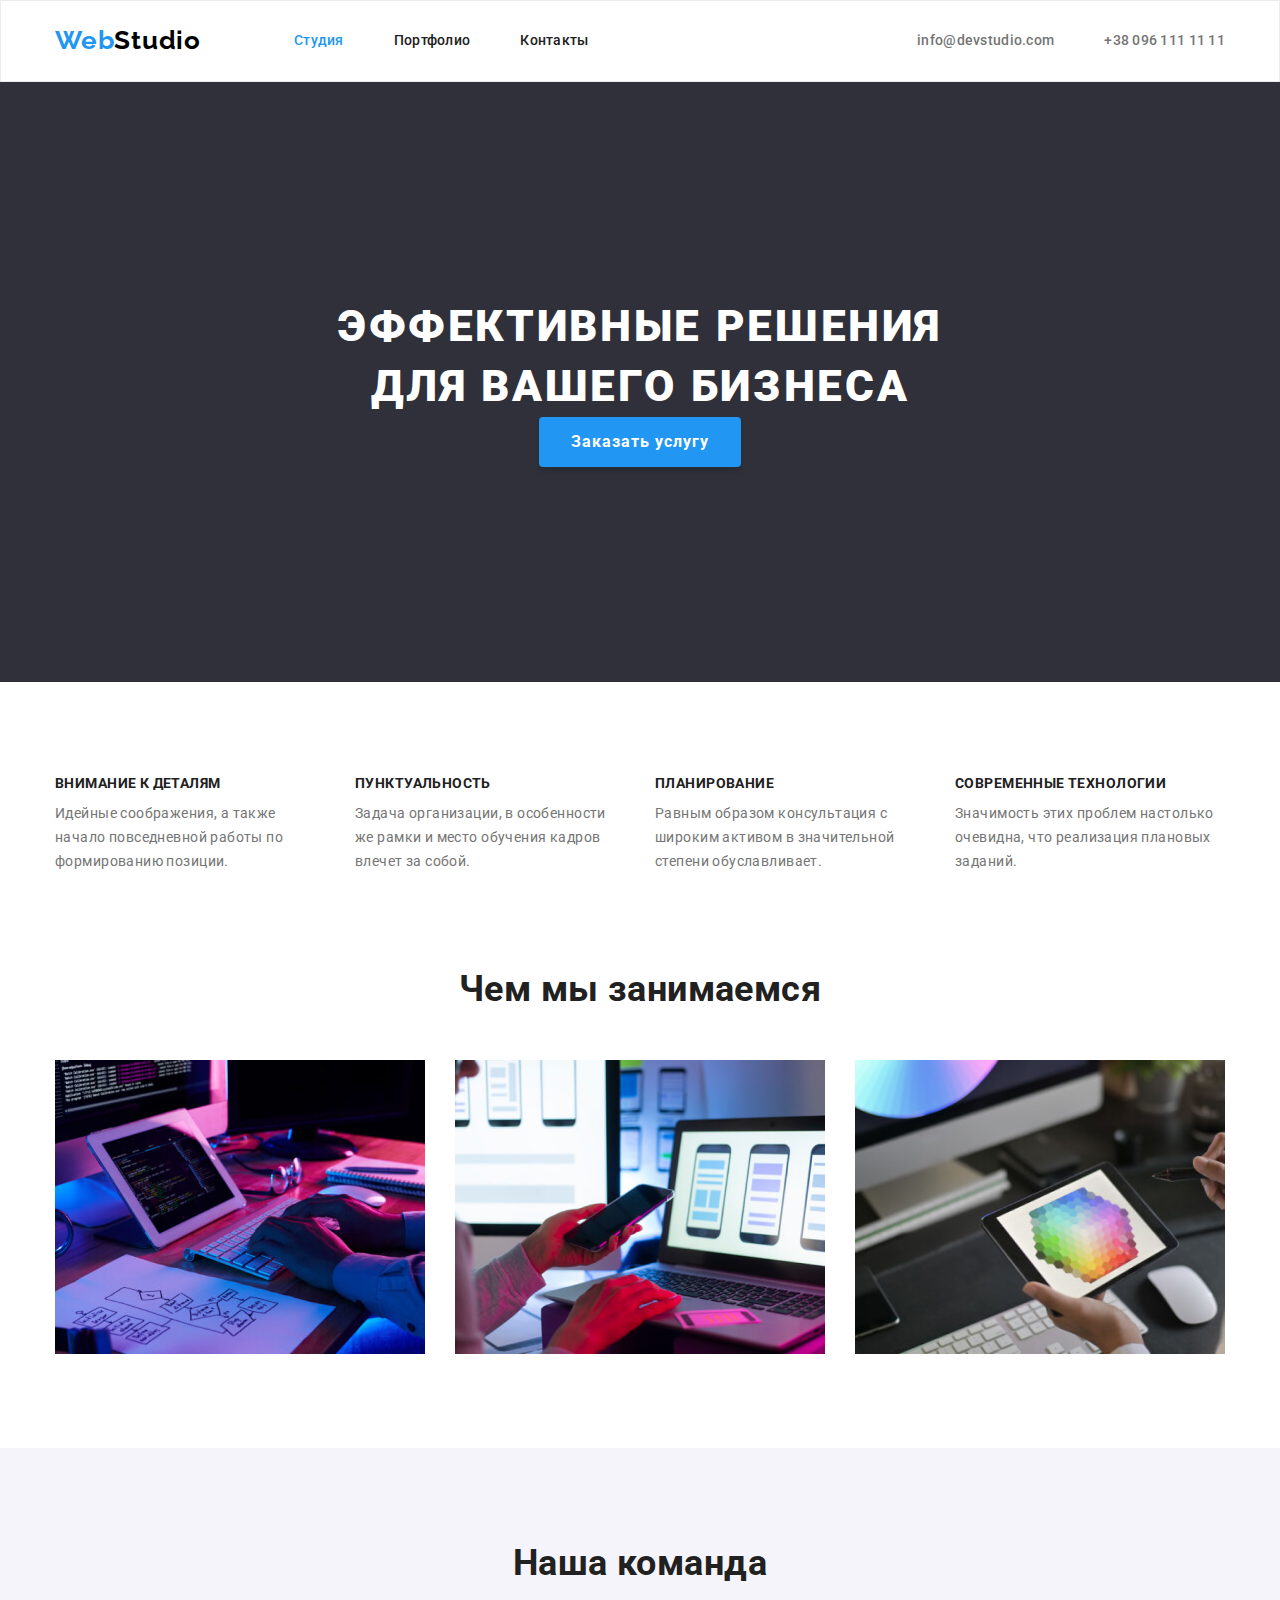
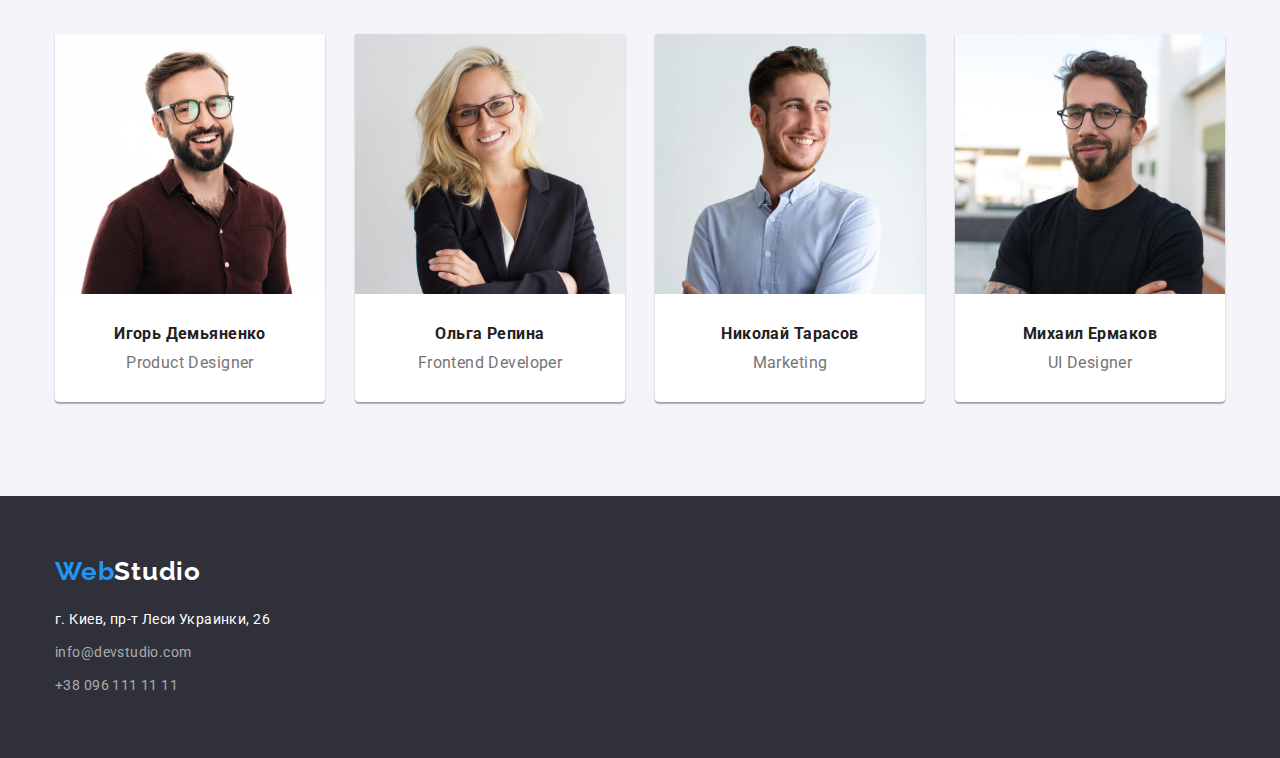
<file: index.html>
<!DOCTYPE html>
<html lang="ru">
  <head>
    <meta charset="UTF-8" />
    <meta http-equiv="X-UA-Compatible" content="IE=edge" />
    <meta name="viewport" content="width=device-width, initial-scale=1.0" />
    <title>WebStudio</title>
    <link rel="preconnect" href="https://fonts.gstatic.com" />
    <link
      href="https://fonts.googleapis.com/css2?family=Raleway:wght@700&family=Roboto:wght@400;500;700;900&display=swap"
      rel="stylesheet"
    />
    <link
      rel="stylesheet"
      href="https://cdnjs.cloudflare.com/ajax/libs/modern-normalize/1.0.0/modern-normalize.min.css"
    />
    <link rel="stylesheet" href="./css/styles.css" />
  </head>
  <body>
    <!-- Шапка сайта -->
    <header class="page-header">
      <div class="container">
        <nav class="nav">
          <a href="./" class="logo link"
            >Web<span class="logo-header-word">Studio</span></a
          >
          <ul class="site-nav list">
            <li class="site-nav-item">
              <a href="" class="link current">Студия</a>
            </li>
            <li class="site-nav-item">
              <a href="./portfolio.html" class="link">Портфолио</a>
            </li>
            <li class="site-nav-item"><a href="" class="link">Контакты</a></li>
          </ul>
        </nav>
        <ul class="contact list">
          <li class="contact-item">
            <a href="mailto:info@devstudio.com" class="contact-link link"
              >info@devstudio.com</a
            >
          </li>
          <li class="contact-item">
            <a href="tel:+380961111111" class="contact-link link"
              >+38 096 111 11 11</a
            >
          </li>
        </ul>
      </div>
    </header>
    <main>
      <!-- Герой -->
      <section class="hero">
        <div class="container">
          <h1 class="hero-title hero-text">
            Эффективные решения <br />
            для вашего бизнеса
          </h1>
          <button type="button" class="hero-button button-text">
            Заказать услугу
          </button>
        </div>
      </section>
      <!-- Преимущества -->
      <section class="section section-advantage">
        <div class="container">
          <h2 class="visually-hidden">Преимущества</h2>
          <ul class="advantage list card-set">
            <li class="advantage-item">
              <h3 class="advantage-title">Внимание к деталям</h3>
              <p class="advantage-text">
                Идейные соображения, а также начало повседневной работы по
                формированию позиции.
              </p>
            </li>
            <li class="advantage-item">
              <h3 class="advantage-title">Пунктуальность</h3>
              <p class="advantage-text">
                Задача организации, в особенности же рамки и место обучения
                кадров влечет за собой.
              </p>
            </li>
            <li class="advantage-item">
              <h3 class="advantage-title">Планирование</h3>
              <p class="advantage-text">
                Равным образом консультация с широким активом в значительной
                степени обуславливает.
              </p>
            </li>
            <li class="advantage-item">
              <h3 class="advantage-title">Современные технологии</h3>
              <p class="advantage-text">
                Значимость этих проблем настолько очевидна, что реализация
                плановых заданий.
              </p>
            </li>
          </ul>
        </div>
      </section>
      <!-- Примеры работ -->
      <section class="section">
        <div class="container">
          <h2 class="section-title">Чем мы занимаемся</h2>
          <ul class="list card-set">
            <li class="list-examples">
              <img
                src="./images/box-1.jpg"
                alt="Десктопные приложения"
                width="370"
                height="294"
              />
            </li>
            <li class="list-examples">
              <img
                src="./images/box-2.jpg"
                alt="Мобильные приложения"
                width="370"
                height="294"
              />
            </li>
            <li class="list-examples">
              <img
                src="./images/box-3.jpg"
                alt="Дизайнерские решения"
                width="370"
                height="294"
              />
            </li>
          </ul>
        </div>
      </section>
      <!-- Команда -->
      <section class="section command">
        <div class="container">
          <h2 class="section-title">Наша команда</h2>
          <ul class="list card-set">
            <li class="list-card">
              <img
                src="./images/igor-demyanenko.jpg"
                alt="Игорь Демьяненко"
                width="270"
                height="260"
              />
              <div class="text-card">
                <h3 class="list-caption card-info">Игорь Демьяненко</h3>
                <p class="list-text card-info">Product Designer</p>
              </div>
            </li>
            <li class="list-card">
              <img
                src="./images/olga-repyna.jpg"
                alt="Ольга Репина"
                width="270"
                height="260"
              />
              <div class="text-card">
                <h3 class="list-caption card-info">Ольга Репина</h3>
                <p class="list-text card-info">Frontend Developer</p>
              </div>
            </li>
            <li class="list-card">
              <img
                src="./images/nikolay-tarasov.jpg"
                alt="Николай Тарасов"
                width="270"
                height="260"
              />
              <div class="text-card">
                <h3 class="list-caption card-info">Николай Тарасов</h3>
                <p class="list-text card-info">Marketing</p>
              </div>
            </li>
            <li class="list-card">
              <img
                src="./images/michail-ermakov.jpg"
                alt="Михаил Ермаков"
                width="270"
                height="260"
              />
              <div class="text-card">
                <h3 class="list-caption card-info">Михаил Ермаков</h3>
                <p class="list-text card-info">UI Designer</p>
              </div>
            </li>
          </ul>
        </div>
      </section>
    </main>
    <!-- Подвал страницы -->
    <footer class="footer">
      <div class="container">
        <a href="./" class="logo link"
          >Web<span class="logo-footer-word">Studio</span></a
        >
        <address class="address">
          <ul class="list">
            <li class="list-address">
              <a href="" class="list-not-link link"
                >г. Киев, пр-т Леси Украинки, 26</a
              >
            </li>
            <li class="list-address">
              <a href="mailto:info@devstudio.com" class="list-link link"
                >info@devstudio.com
              </a>
            </li>
            <li class="list-address">
              <a href="tel:+380961111111" class="list-link link"
                >+38 096 111 11 11</a
              >
            </li>
          </ul>
        </address>
      </div>
    </footer>
  </body>
</html>
</file>
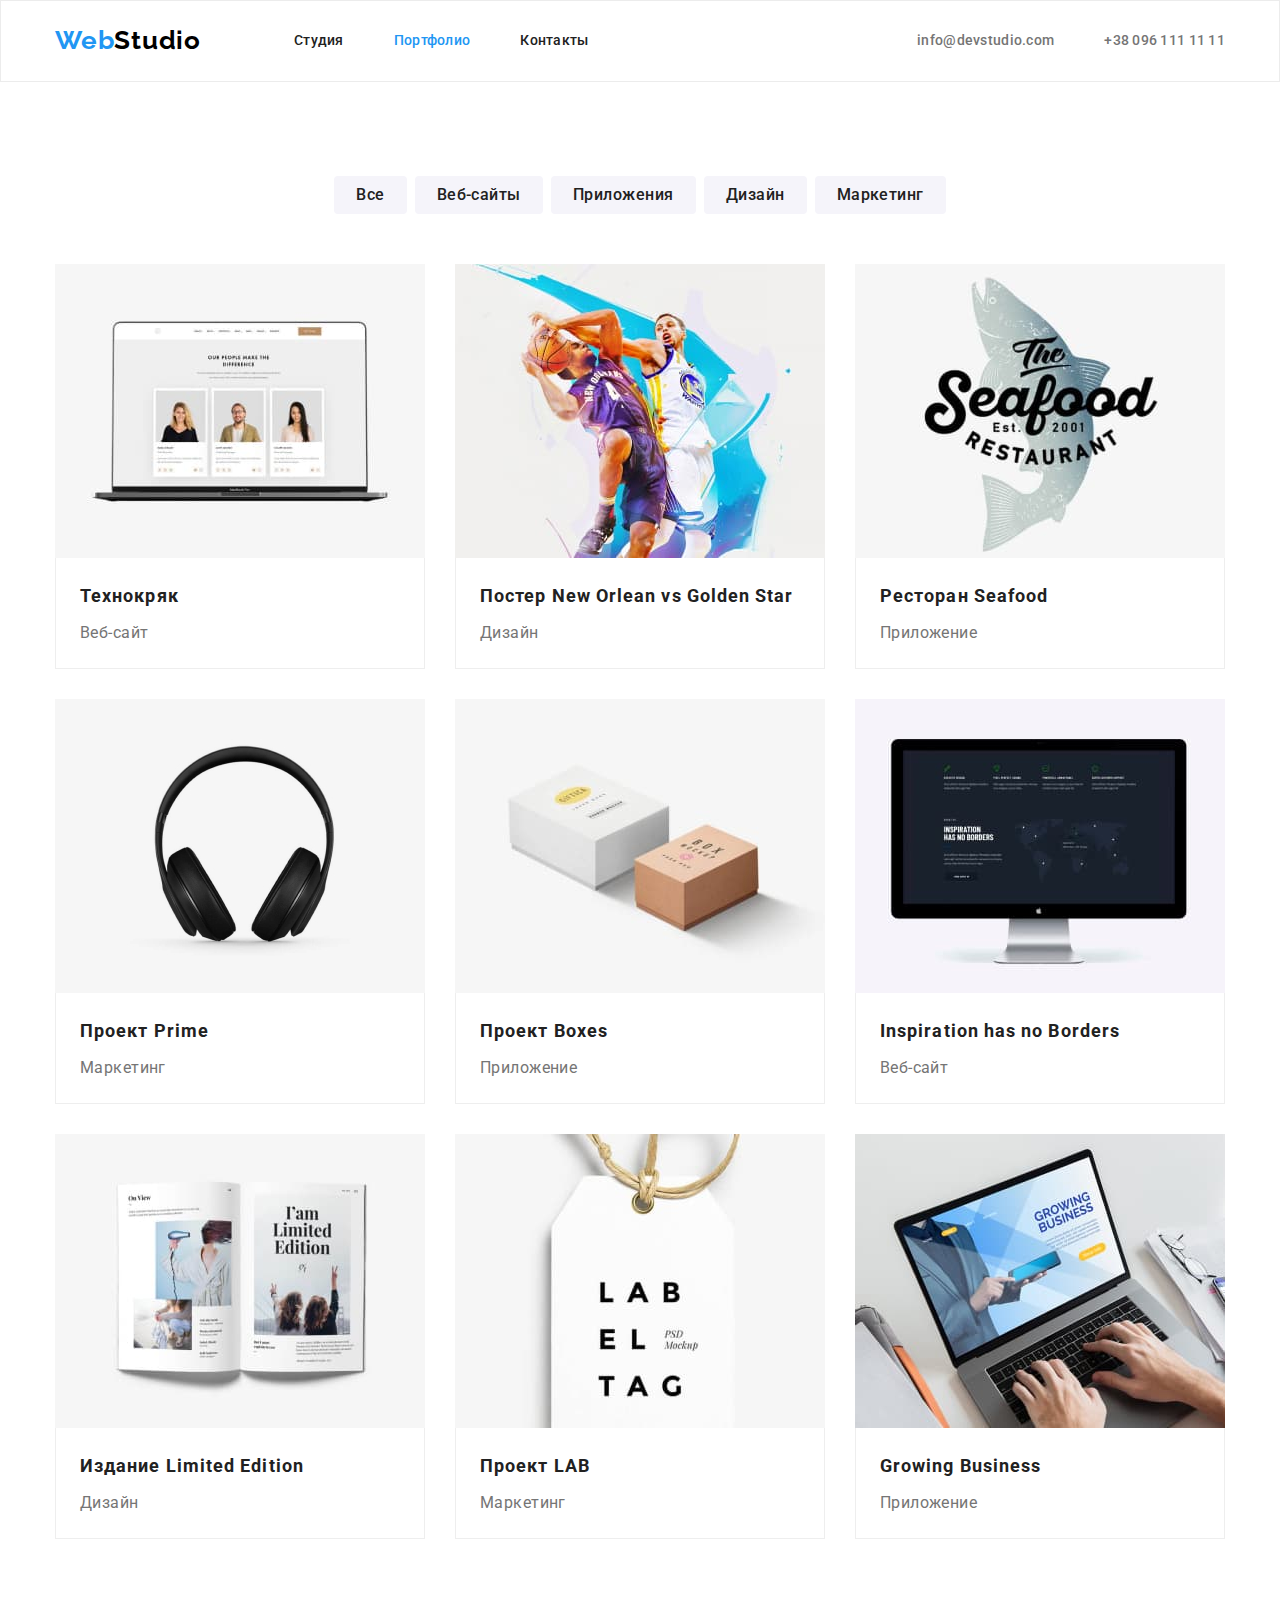
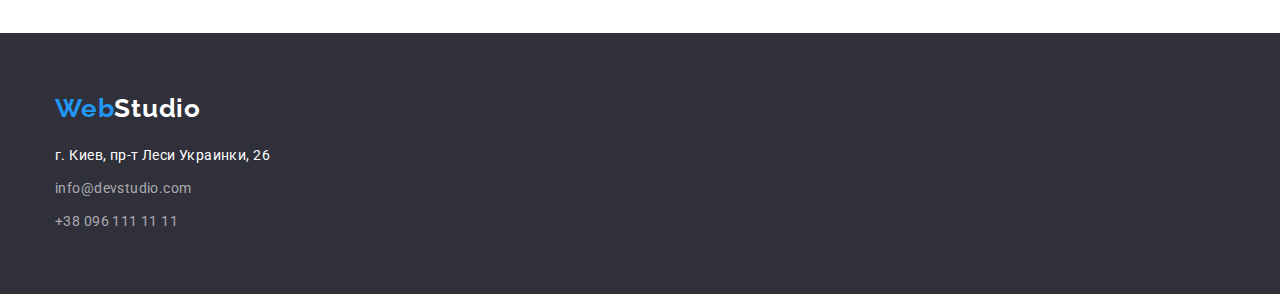
<file: portfolio.html>
<!DOCTYPE html>
<html lang="ru">
  <head>
    <meta charset="UTF-8" />
    <meta http-equiv="X-UA-Compatible" content="IE=edge" />
    <meta name="viewport" content="width=device-width, initial-scale=1.0" />
    <title>WebStudio</title>
    <link rel="preconnect" href="https://fonts.gstatic.com" />
    <link
      href="https://fonts.googleapis.com/css2?family=Raleway:wght@700&family=Roboto:wght@400;500;700;900&display=swap"
      rel="stylesheet"
    />
    <link
      rel="stylesheet"
      href="https://cdnjs.cloudflare.com/ajax/libs/modern-normalize/1.0.0/modern-normalize.min.css"
    />
    <link rel="stylesheet" href="./css/styles.css" />
  </head>
  <body>
    <!-- Шапка сайта -->
    <header class="page-header">
      <div class="container">
        <nav class="nav">
          <a href="index.html" class="logo link"
            >Web<span class="logo-header-word">Studio</span></a
          >
          <ul class="site-nav list">
            <li class="site-nav-item">
              <a href="index.html" class="link">Студия</a>
            </li>
            <li class="site-nav-item">
              <a href="./portfolio.html" class="link current">Портфолио</a>
            </li>
            <li class="site-nav-item"><a href="" class="link">Контакты</a></li>
          </ul>
        </nav>
        <ul class="contact list">
          <li class="contact-item">
            <a href="mailto:info@devstudio.com" class="contact-link link"
              >info@devstudio.com</a
            >
          </li>
          <li class="contact-item">
            <a href="tel:+380961111111" class="contact-link link"
              >+38 096 111 11 11</a
            >
          </li>
        </ul>
      </div>
    </header>
    <main>
      <!-- Портфолио -->
      <section class="section">
        <div class="container">
          <h1 class="visually-hidden">Портфолио</h1>
          <ul class="list btn-set">
            <li class="list-filter">
              <button type="button" class="btn">Все</button>
            </li>
            <li class="list-filter">
              <button type="button" class="btn">Веб-сайты</button>
            </li>
            <li class="list-filter">
              <button type="button" class="btn">Приложения</button>
            </li>
            <li class="list-filter">
              <button type="button" class="btn">Дизайн</button>
            </li>
            <li class="list-filter">
              <button type="button" class="btn">Маркетинг</button>
            </li>
          </ul>
          <ul class="list card-set">
            <li class="portfolio-item">
              <a href="" class="link"
                ><img
                  class="portfolio-image"
                  src="./images/technocryak.jpg"
                  alt="Технокряк"
                  width="370"
                  height="294"
                />
                <div class="list-portfolio">
                  <h2 class="porfolio-title">Технокряк</h2>
                  <p class="portfolio-text">Веб-сайт</p>
                </div>
              </a>
            </li>
            <li class="portfolio-item">
              <a href="" class="link"
                ><img
                  class="portfolio-image"
                  src="./images/poster.jpg"
                  alt="Постер два баскетболиста"
                  width="370"
                  height="294"
                />
                <div class="list-portfolio">
                  <h2 class="porfolio-title">
                    Постер New Orlean vs Golden Star
                  </h2>
                  <p class="portfolio-text">Дизайн</p>
                </div></a
              >
            </li>
            <li class="portfolio-item">
              <a href="" class="link"
                ><img
                  class="portfolio-image"
                  src="./images/seafud.jpg"
                  alt=""
                  width="370"
                  height="294"
                />
                <div class="list-portfolio">
                  <h2 class="porfolio-title">Ресторан Seafood</h2>
                  <p class="portfolio-text">Приложение</p>
                </div></a
              >
            </li>
            <li class="portfolio-item">
              <a href="" class="link"
                ><img
                  class="portfolio-image"
                  src="./images/prime.jpg"
                  alt=""
                  width="370"
                  height="294"
                />
                <div class="list-portfolio">
                  <h2 class="porfolio-title">Проект Prime</h2>
                  <p class="portfolio-text">Маркетинг</p>
                </div></a
              >
            </li>
            <li class="portfolio-item">
              <a href="" class="link"
                ><img
                  class="portfolio-image"
                  src="./images/boxes.jpg"
                  alt="две коробки"
                  width="370"
                  height="294"
                />
                <div class="list-portfolio">
                  <h2 class="porfolio-title">Проект Boxes</h2>
                  <p class="portfolio-text">Приложение</p>
                </div></a
              >
            </li>
            <li class="portfolio-item">
              <a href="" class="link">
                <img
                  class="portfolio-image"
                  src="./images/inspiration.jpg"
                  alt=""
                  width="370"
                  height="294"
                />
                <div class="list-portfolio">
                  <h2 class="porfolio-title">Inspiration has no Borders</h2>
                  <p class="portfolio-text">Веб-сайт</p>
                </div>
              </a>
            </li>
            <li class="portfolio-item">
              <a href="" class="link"
                ><img
                  class="portfolio-image"
                  src="./images/limited-edition.jpg"
                  alt=""
                  width="370"
                  height="294"
                />
                <div class="list-portfolio">
                  <h2 class="porfolio-title">Издание Limited Edition</h2>
                  <p class="portfolio-text">Дизайн</p>
                </div></a
              >
            </li>
            <li class="portfolio-item">
              <a href="" class="link"
                ><img
                  class="portfolio-image"
                  src="./images/LAB.jpg"
                  alt=""
                  width="370"
                  height="294"
                />
                <div class="list-portfolio">
                  <h2 class="porfolio-title">Проект LAB</h2>
                  <p class="portfolio-text">Маркетинг</p>
                </div>
              </a>
            </li>
            <li class="portfolio-item">
              <a href="" class="link"
                ><img
                  class="portfolio-image"
                  src="./images/business.jpg"
                  alt=""
                  width="370"
                  height="294"
                />
                <div class="list-portfolio">
                  <h2 class="porfolio-title">Growing Business</h2>
                  <p class="portfolio-text">Приложение</p>
                </div></a
              >
            </li>
          </ul>
        </div>
      </section>
    </main>

    <!-- Подвал страницы -->
    <footer class="footer">
      <div class="container">
        <a href="index.html" class="logo link"
          >Web<span class="logo-footer-word">Studio</span></a
        >
        <address class="address">
          <ul class="list">
            <li class="list-address">
              <a href="" class="list-not-link link"
                >г. Киев, пр-т Леси Украинки, 26</a
              >
            </li>
            <li class="list-address">
              <a href="mailto:info@devstudio.com" class="list-link link"
                >info@devstudio.com
              </a>
            </li>
            <li class="list-address">
              <a href="tel:+380961111111" class="list-link link"
                >+38 096 111 11 11</a
              >
            </li>
          </ul>
        </address>
      </div>
    </footer>
  </body>
</html>
</file>
<file: css/styles.css>
/* основной текст страницы #757575 */
/* цвет заголовков #212121 */
/* цвет лого 1 - #2196F3
               2 - #000000 */
/* цвет нав #212121 */
/* акцент #2196F3
белый #FFFFFF */
/* фон шапки #FFFFFF */
/* фон футтера и сеции герой #2F303A */
/* фон команда #F5F4FA */
/* основной фон #FFFFFF */
/* контакты color: rgba(255, 255, 255, 0.6); */
/* cсылки в футере #FFFFFF
адрес FFFFFF 60%  */
:root {
  --primary-text-color: #757575;
  --accent-color: #2196f3;
  --title-text-color: #212121;
  --primary-white-color: #ffffff;
  --secondary-bg-color: #2f303a;
  --grey-bg-color: #f5f4fa;
  --main-font-family: 'Roboto', sans-serif;
}
html {
  box-sizing: border-box;
}
*,
*::before,
*::after {
  box-sizing: inherit;
}
body {
  background-color: var(--primary-white-color);
  color: var(--primary-text-color);
  font-family: var(--main-font-family);
  font-size: 14px;
  line-height: 1.71;
  letter-spacing: 0.03em;
}
h1,
h2,
h3,
p {
  margin-top: 0;
  margin-bottom: 0;
}

img {
  display: block;
  max-width: 100%;
  height: auto;
}

.container {
  width: 1200px;
  padding-left: 15px;
  padding-right: 15px;
  margin-left: auto;
  margin-right: auto;
}
.visually-hidden {
  position: absolute !important;
  clip: rect(1px 1px 1px 1px);
  clip: rect(1px, 1px, 1px, 1px);
  padding: 0 !important;
  border: 0 !important;
  height: 1px !important;
  width: 1px !important;
  overflow: hidden;
}
.list {
  list-style: none;
  margin: 0;
  padding-left: 0;
}
.link {
  text-decoration: none;
}
.section {
  padding-top: 94px;
  padding-bottom: 94px;
}
.card-set {
  display: flex;
  flex-wrap: wrap;
  margin-left: -30px;
  margin-top: -30px;
}
/* навигация сайта */
.page-header {
  border: 1px solid #ececec;
}

.page-header .container {
  display: flex;
  align-items: center;
  justify-content: space-between;
  height: 100%;
}

.page-header .link {
  padding-top: 24px;
  padding-bottom: 25px;
}

.logo {
  color: var(--accent-color);
  font-family: 'Raleway', sans-serif;
  font-weight: 700;
  font-size: 26px;
  line-height: 1.19;
  letter-spacing: 0.03em;

  margin-right: 93px;
}
.nav {
  display: flex;
  align-items: center;
}
.logo-header-word {
  color: #000000;
}
.site-nav {
  display: flex;
}
.site-nav-item:not(:last-child) {
  margin-right: 50px;
}
.site-nav .link {
  color: var(--title-text-color);
  font-weight: 500;
  line-height: 1.14;
  letter-spacing: 0.02em;
}
.site-nav .link:hover,
.site-nav .link:focus {
  color: var(--accent-color);
}
.site-nav .link.current {
  color: var(--accent-color);
}
.contact {
  display: flex;
}
.contact-item:not(:last-child) {
  margin-right: 50px;
}
.contact .contact-link {
  color: var(--primary-text-color);
  font-weight: 500;
  line-height: 1.14;
  letter-spacing: 0.02em;
}
.contact .contact-link:hover,
.contact .contat-link:focus {
  color: var(--accent-color);
}
/* Герой */
.hero {
  background-color: var(--secondary-bg-color);
  margin-right: auto;
  margin-left: auto;

  height: 600px;
}

.hero .container {
  display: flex;
  flex-direction: column;
  justify-content: center;
  height: 100%;
}
.hero-button {
  letter-spacing: 0.06em;
  color: var(--primary-white-color);
}
.hero .hero-title {
  font-family: var(--main-font-family);
  font-weight: 900;
  font-size: 44px;
  line-height: 1.36;
  text-transform: uppercase;
  text-align: center;
  letter-spacing: 0.06em;
  color: var(--primary-white-color);
}
.hero .hero-button {
  font-weight: 700;
  font-size: 16px;
  line-height: 1.87;
  display: flex;
  border: 0;
  align-items: center;
  background-color: var(--accent-color);
  box-shadow: 0px 4px 4px rgba(0, 0, 0, 0.15);
  border-radius: 4px;

  padding: 10px 32px;
  margin-right: auto;
  margin-left: auto;
}
/* Преимущества */
.section-advantage {
  padding-bottom: 0;
}
.advantage-item {
  margin-left: 30px;
  margin-top: 30px;
  flex-basis: calc((100% - 4 * 30px) / 4);
}
.advantage .advantage-title {
  font-size: 14px;
  line-height: 1.14;
  text-transform: uppercase;
  color: var(--title-text-color);
  font-family: var(--main-font-family);
  font-weight: 700;

  margin-bottom: 10px;
}
/* Примеры работ и команда h2 */
.section .section-title {
  font-size: 36px;
  line-height: 1.17;
  text-align: center;
  color: var(--title-text-color);

  margin-bottom: 50px;
}

.list-examples {
  margin-left: 30px;
  margin-top: 30px;
  flex-basis: calc((100% - 3 * 30px) / 3);
}
/* Команда */
.command {
  background-color: var(--grey-bg-color);
}
.list .list-card {
  background-color: var(--primary-white-color);
  margin-left: 30px;
  margin-top: 30px;
  flex-basis: calc((100% - 4 * 30px) / 4);
  box-shadow: 0px 1px 3px rgba(0, 0, 0, 0.12), 0px 1px 1px rgba(0, 0, 0, 0.14),
    0px 2px 1px rgba(0, 0, 0, 0.2);
  border-radius: 0px 0px 4px 4px;
}
.list .list-caption {
  color: var(--title-text-color);
  margin-bottom: 10px;
  text-align: center;
}
.list-card .card-info {
  font-size: 16px;
  line-height: 1.19;
}
.text-card {
  padding-top: 30px;
  padding-bottom: 30px;
}
.list-text {
  text-align: center;
}

/* Подвал */
.footer {
  background-color: var(--secondary-bg-color);
  padding-top: 60px;
  padding-bottom: 60px;
}
.logo-footer-word {
  color: var(--primary-white-color);
}
.address {
  font-style: inherit;
}
.address .list {
  margin-top: 20px;
}
.list-address:not(:last-child) {
  margin-bottom: 9px;
}
.list .list-link {
  color: rgba(100%, 100%, 100%, 60%);
}
.list .list-link:hover,
.list-link:hover {
  color: var(--primary-white-color);
}
.list .list-not-link {
  color: var(--primary-white-color);
}
/* Портфолио */
.btn-set {
  display: flex;
  justify-content: center;
  margin-bottom: 50px;
}
.list-filter:not(:last-child) {
  margin-right: 8px;
}
.btn {
  background-color: var(--grey-bg-color);
  color: var(--title-text-color);
  font-weight: 500;
  font-size: 16px;
  line-height: 1.62;
  text-align: center;
  letter-spacing: 0.03em;
  border: 0;
  border-radius: 4px;

  padding: 6px 22px;
}

.btn:hover,
.btn:focus {
  background-color: var(--accent-color);
  color: var(--primary-white-color);
}
.list-portfolio {
  padding: 20px 0 20px 24px;
  border-right: 1px solid #eeeeee;
  border-bottom: 1px solid #eeeeee;
  border-left: 1px solid #eeeeee;
}
.porfolio-title {
  font-weight: 700;
  font-size: 18px;
  line-height: 2;
  letter-spacing: 0.06em;
  color: var(--title-text-color);

  margin-bottom: 4px;
}
.portfolio-text {
  font-size: 16px;
  line-height: 1.87;
  color: var(--primary-text-color);
}

.portfolio-item {
  background: var(--primary-white-color);

  margin-left: 30px;
  margin-top: 30px;
  flex-basis: calc((100% - 3 * 30px) / 3);
}
</file>
